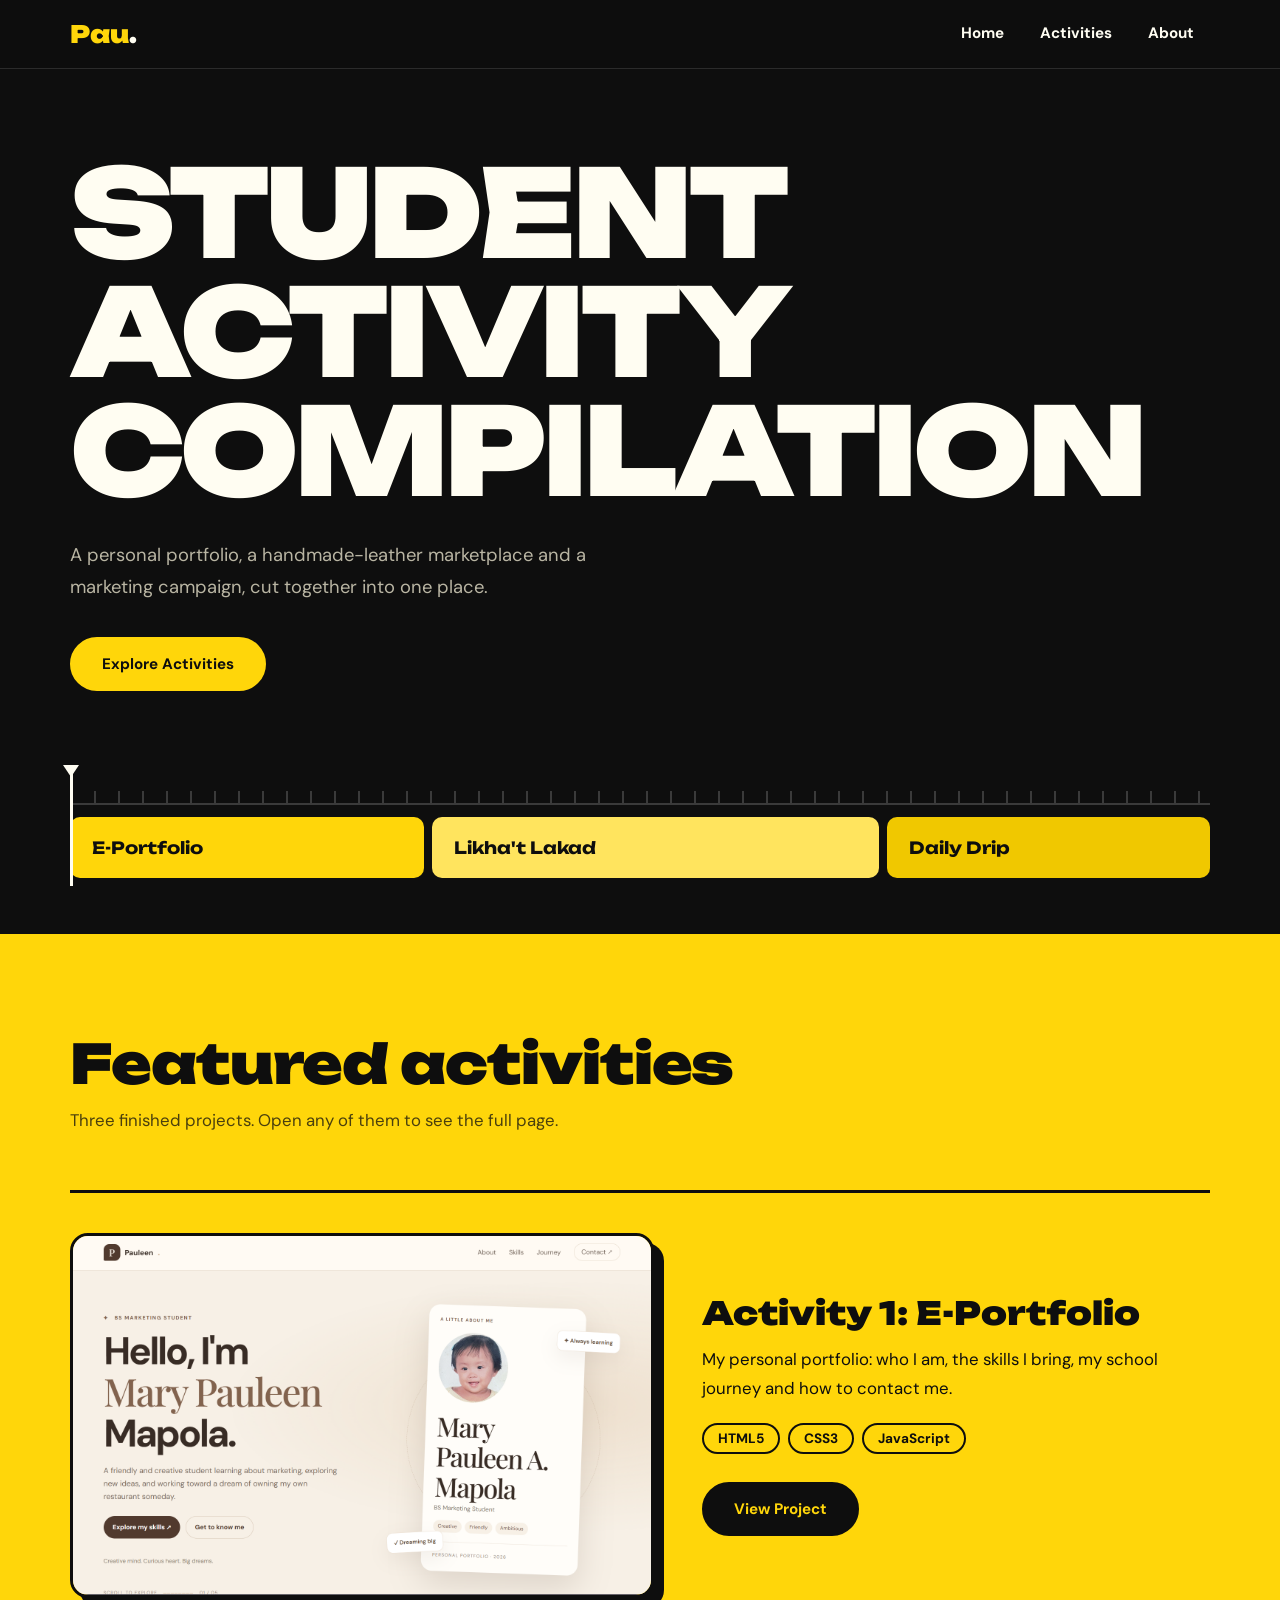
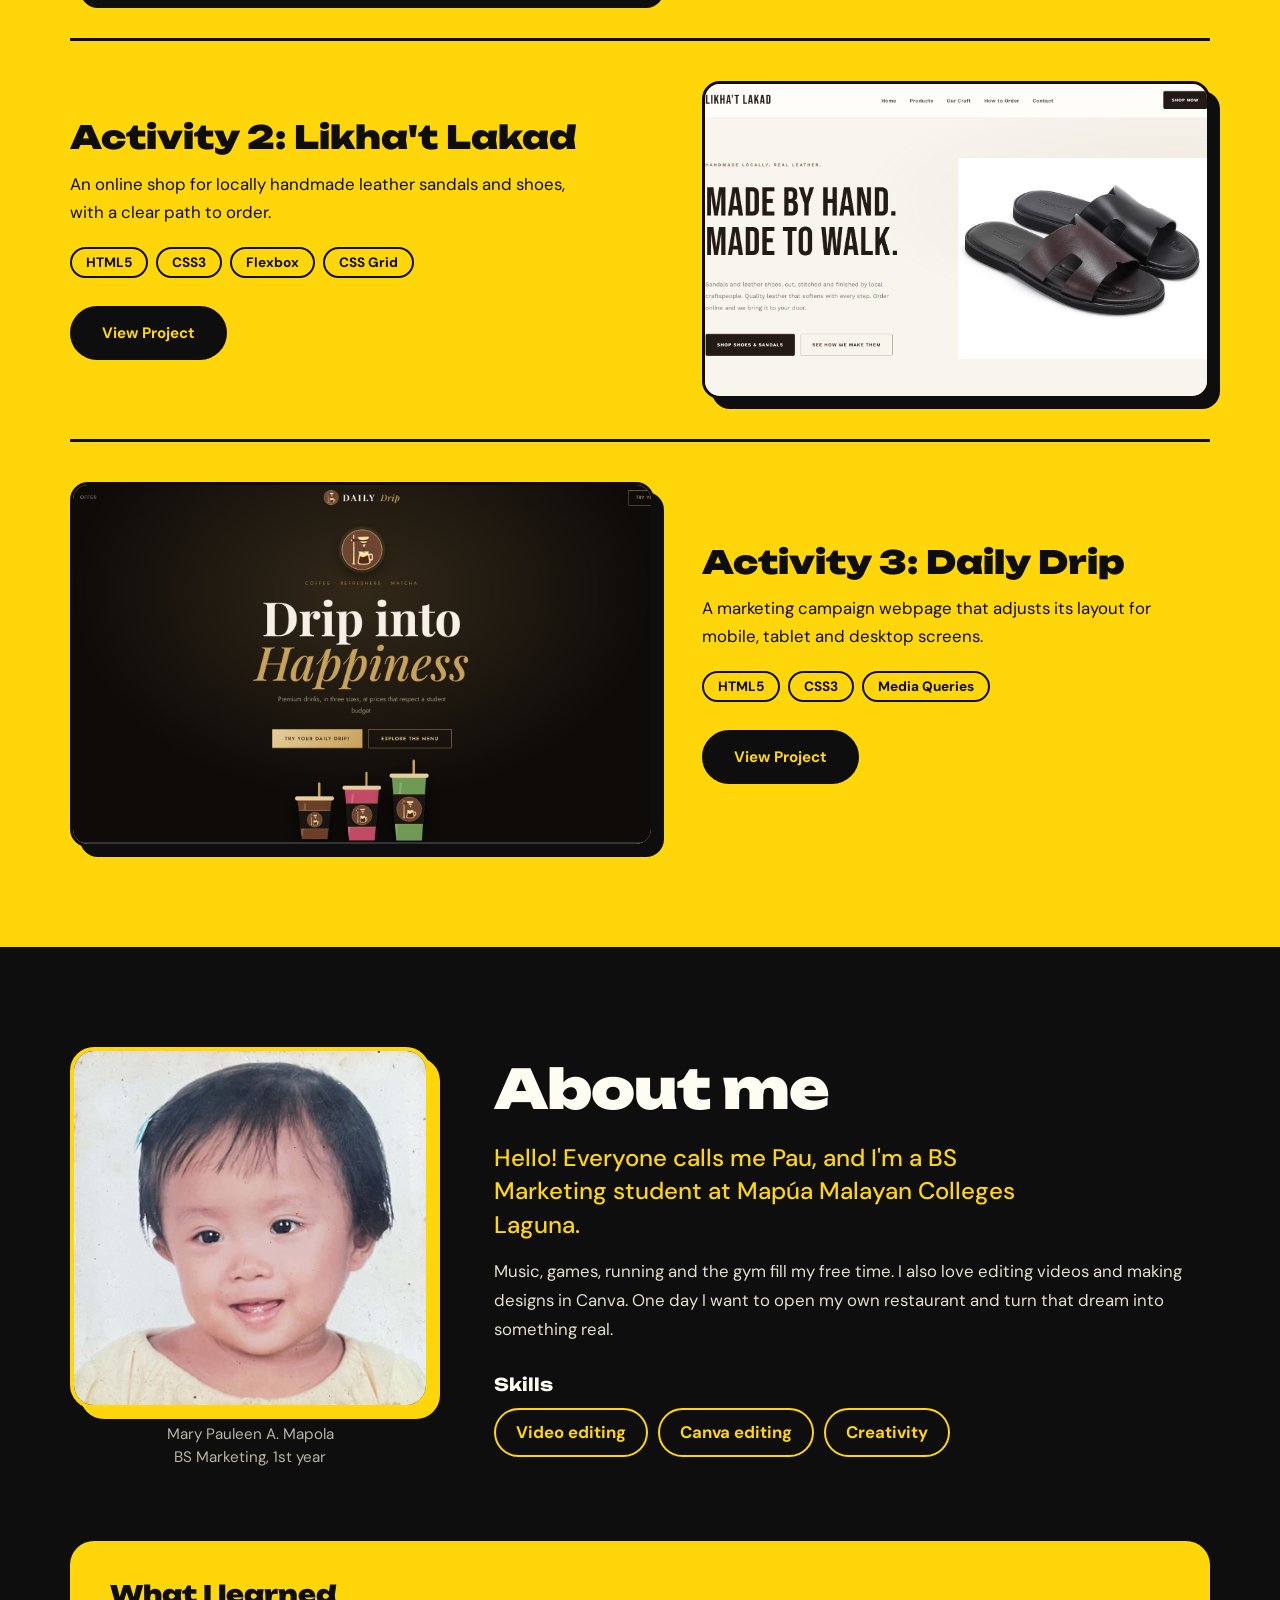
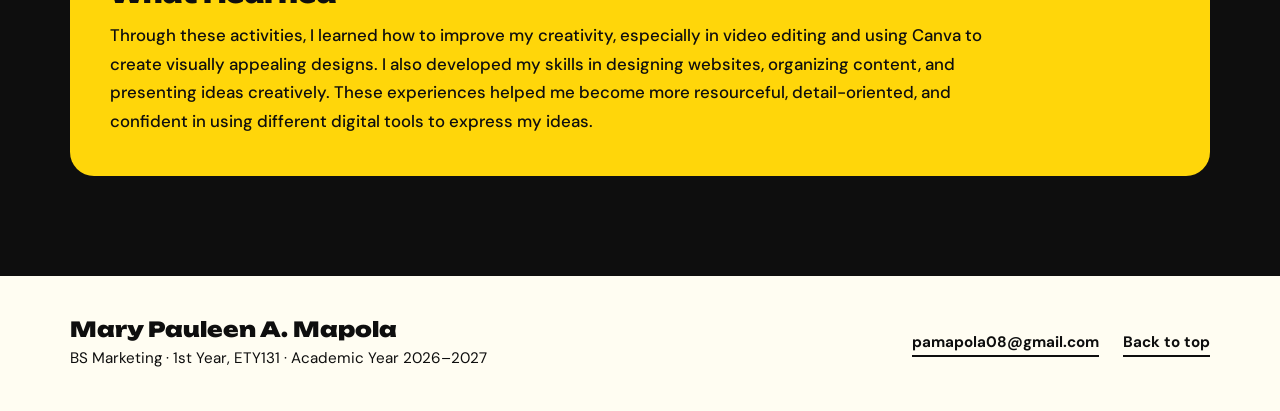
<file: index.html>
<!DOCTYPE html>
<html lang="en">
<head>
  <meta charset="UTF-8">
  <meta name="viewport" content="width=device-width, initial-scale=1.0">
  <meta name="description" content="Student Activity Compilation by Mary Pauleen A. Mapola: a personal portfolio, the Likha't Lakad marketplace, and the Daily Drip marketing campaign.">
  <title>Student Activity Compilation | Mary Pauleen A. Mapola</title>
  <link rel="preconnect" href="https://fonts.googleapis.com">
  <link rel="preconnect" href="https://fonts.gstatic.com" crossorigin>
  <link href="https://fonts.googleapis.com/css2?family=DM+Sans:wght@400;500;700&family=Unbounded:wght@500;700;900&display=swap" rel="stylesheet">
  <link rel="stylesheet" href="style.css">
</head>
<body>

  <header class="site-header">
    <nav class="navbar container" aria-label="Main navigation">
      <a class="brand" href="#home">Pau<span>.</span></a>
      <ul class="nav-links">
        <li><a href="#home">Home</a></li>
        <li><a href="#activities">Activities</a></li>
        <li><a href="#about">About</a></li>
      </ul>
    </nav>
  </header>

  <main>
    <section class="hero" id="home">
      <div class="container">
        <h1>Student<br>Activity<br>Compilation</h1>
        <p class="hero-subtitle">A personal portfolio, a handmade-leather marketplace and a marketing campaign, cut together into one place.</p>
        <a class="button" href="#activities">Explore Activities</a>

        <nav class="timeline" aria-label="Jump to a project">
          <div class="ruler" aria-hidden="true"></div>
          <div class="track">
            <a class="clip" href="#activity-portfolio">E-Portfolio</a>
            <a class="clip" href="#activity-marketplace">Likha't Lakad</a>
            <a class="clip" href="#activity-campaign">Daily Drip</a>
          </div>
        </nav>
      </div>
    </section>

    <section class="section activities" id="activities">
      <div class="container">
        <h2>Featured activities</h2>
        <p class="section-intro">Three finished projects. Open any of them to see the full page.</p>

        <article class="project" id="activity-portfolio">
          <img src="portfolio.png" alt="Screenshot of the E-Portfolio homepage showing the name Mary Pauleen Mapola and her profile card">
          <div class="project-info">
            <h3>Activity 1: E-Portfolio</h3>
            <p>My personal portfolio: who I am, the skills I bring, my school journey and how to contact me.</p>
            <ul class="tech" aria-label="Technologies used">
              <li>HTML5</li><li>CSS3</li><li>JavaScript</li>
            </ul>
            <a class="button" href="portfolio/">View Project</a>
          </div>
        </article>

        <article class="project" id="activity-marketplace">
          <img src="marketplace.png" alt="Screenshot of the Likha't Lakad marketplace showing handmade leather shoes and sandals">
          <div class="project-info">
            <h3>Activity 2: Likha't Lakad</h3>
            <p>An online shop for locally handmade leather sandals and shoes, with a clear path to order.</p>
            <ul class="tech" aria-label="Technologies used">
              <li>HTML5</li><li>CSS3</li><li>Flexbox</li><li>CSS Grid</li>
            </ul>
            <a class="button" href="marketplace/">View Project</a>
          </div>
        </article>

        <article class="project" id="activity-campaign">
          <img src="campaign.png" alt="Screenshot of the Daily Drip marketing campaign webpage">
          <div class="project-info">
            <h3>Activity 3: Daily Drip</h3>
            <p>A marketing campaign webpage that adjusts its layout for mobile, tablet and desktop screens.</p>
            <ul class="tech" aria-label="Technologies used">
              <li>HTML5</li><li>CSS3</li><li>Media Queries</li>
            </ul>
<a class="button" href="https://kevinulatan17.github.io/MarketingCampaign/" target="_blank" rel="noopener noreferrer">View Project</a>        </article>
      </div>
    </section>

    <section class="section about" id="about">
      <div class="container">
        <div class="about-grid">
          <figure class="profile">
            <img src="profile.jpg" alt="Photo of Mary Pauleen A. Mapola">
            <figcaption>Mary Pauleen A. Mapola<br>BS Marketing, 1st year</figcaption>
          </figure>

          <div class="about-text">
            <h2>About me</h2>
            <p class="lead">Hello! Everyone calls me Pau, and I'm a BS Marketing student at Mapúa Malayan Colleges Laguna.</p>
            <p>Music, games, running and the gym fill my free time. I also love editing videos and making designs in Canva. One day I want to open my own restaurant and turn that dream into something real.</p>

            <h3>Skills</h3>
            <ul class="skills">
              <li>Video editing</li>
              <li>Canva editing</li>
              <li>Creativity</li>
            </ul>
          </div>
        </div>

        <div class="learned">
          <h3>What I learned</h3>
          <p>Through these activities, I learned how to improve my creativity, especially in video editing and using Canva to create visually appealing designs. I also developed my skills in designing websites, organizing content, and presenting ideas creatively. These experiences helped me become more resourceful, detail-oriented, and confident in using different digital tools to express my ideas.</p>
        </div>
      </div>
    </section>
  </main>

  <footer class="site-footer">
    <div class="container footer-inner">
      <div>
        <p class="footer-name">Mary Pauleen A. Mapola</p>
        <p>BS Marketing &middot; 1st Year, ETY131 &middot; Academic Year 2026&ndash;2027</p>
      </div>
      <div class="footer-links">
        <a href="mailto:pamapola08@gmail.com">pamapola08@gmail.com</a>
        <a href="#home">Back to top</a>
      </div>
    </div>
  </footer>

</body>
</html>
</file>
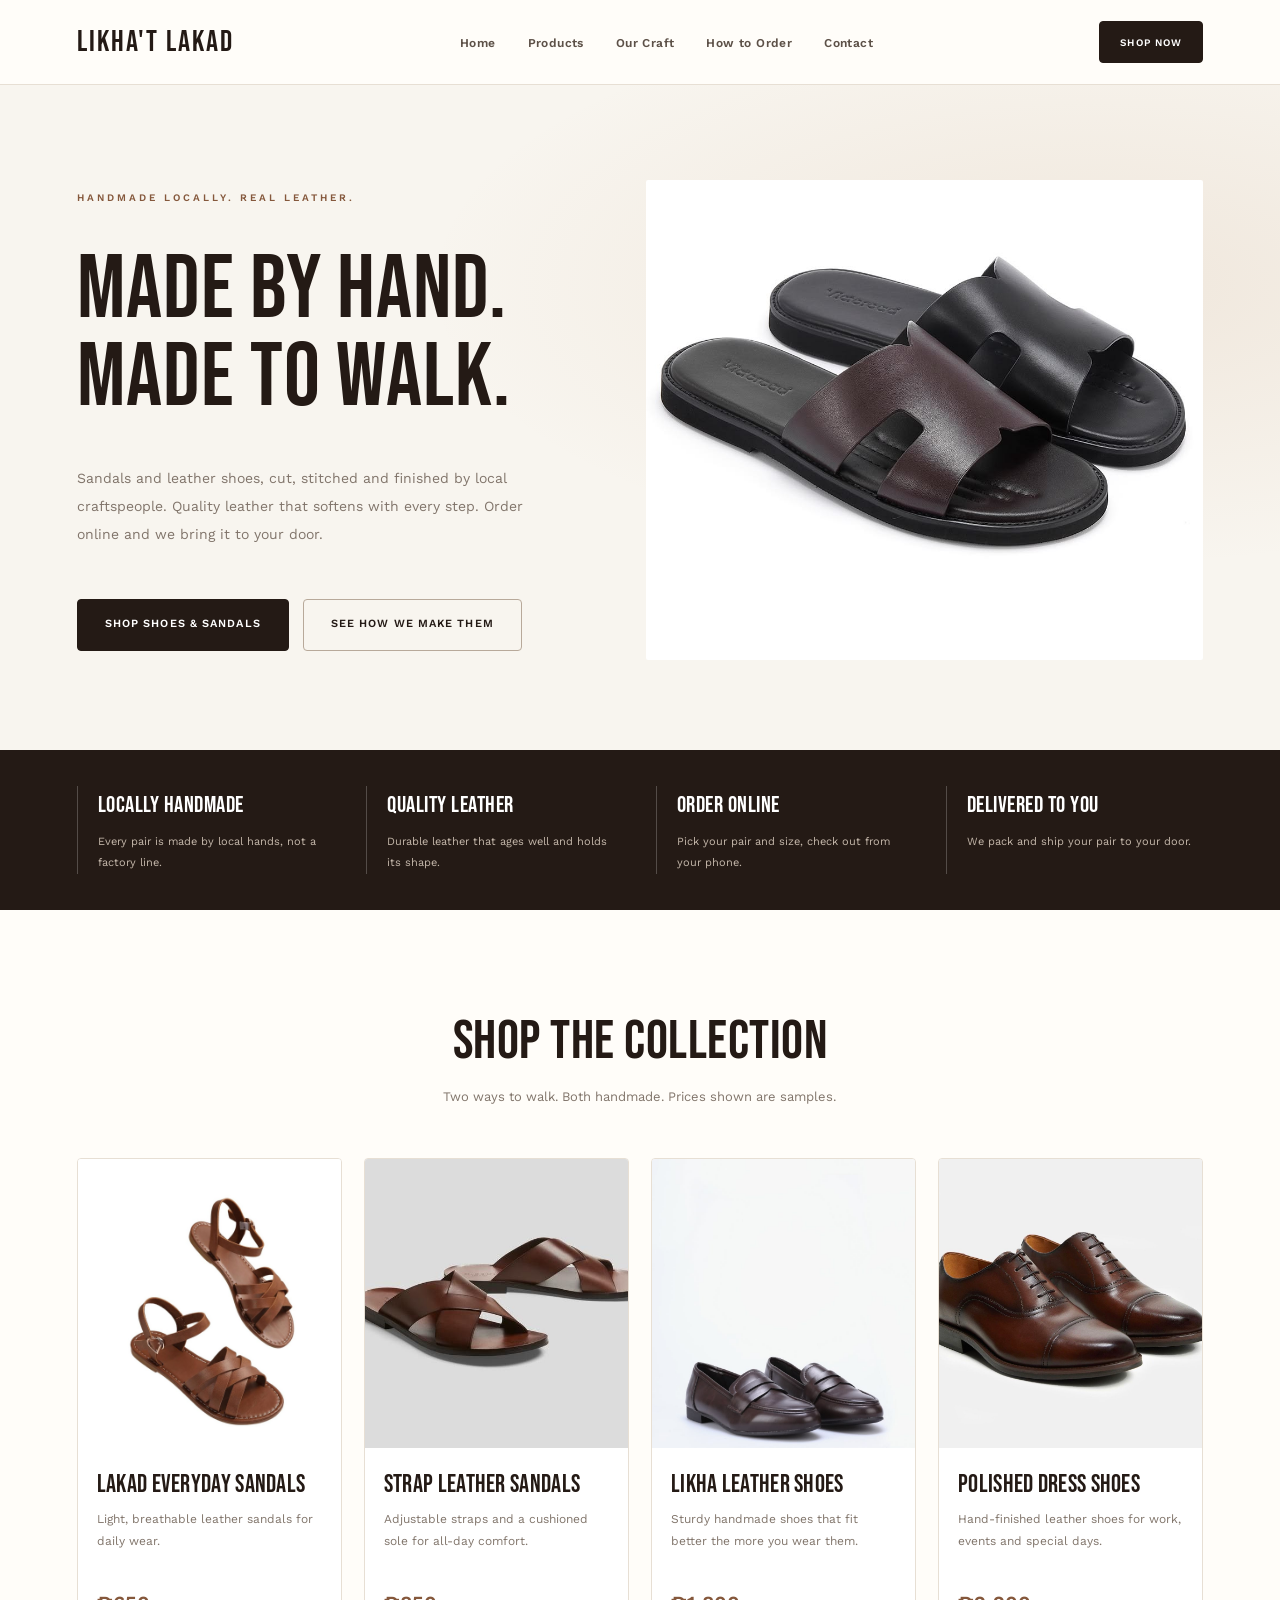
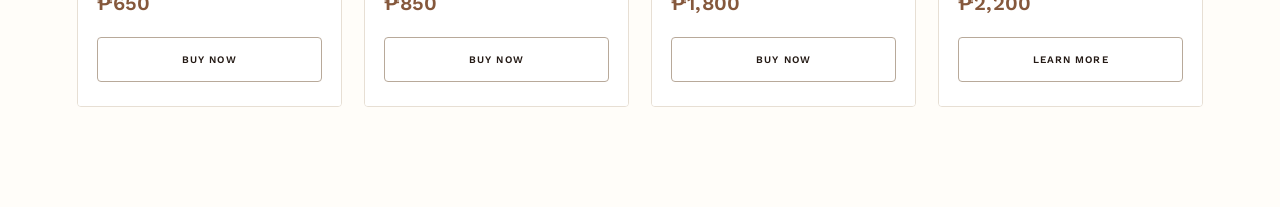
<file: marketplace/index.html>
<!DOCTYPE html>
<html lang="en">
<head>
  <meta charset="UTF-8">
  <meta name="viewport" content="width=device-width, initial-scale=1">
  <title>Likha't Lakad | Handmade Leather Shoes and Sandals</title>
  <meta name="description" content="Locally handmade sandals and quality leather shoes. Order online from Likha't Lakad.">
  <link rel="preconnect" href="https://fonts.googleapis.com">
  <link rel="preconnect" href="https://fonts.gstatic.com" crossorigin>
  <link href="https://fonts.googleapis.com/css2?family=Bebas+Neue&family=Work+Sans:wght@400;500;600&display=swap" rel="stylesheet">
  <link rel="stylesheet" href="style.css">
</head>
<body>

  <header class="site-header">
    <div class="container header-inner">
      <a href="#home" class="logo">LIKHA'T LAKAD</a>
      <nav aria-label="Main navigation">
        <ul class="nav-list">
          <li><a href="#home">Home</a></li>
          <li><a href="#products">Products</a></li>
          <li><a href="#craft">Our Craft</a></li>
          <li><a href="#order">How to Order</a></li>
          <li><a href="#contact">Contact</a></li>
        </ul>
      </nav>
      <a href="#products" class="btn btn-small">Shop now</a>
    </div>
  </header>

  <main>
    <section id="home" class="hero">
      <div class="container">
        <p class="kicker">Handmade locally. Real leather.</p>
        <h1>Made by hand.<br>Made to walk.</h1>
        <p class="hero-copy">Sandals and leather shoes, cut, stitched and finished by local craftspeople. Quality leather that softens with every step. Order online and we bring it to your door.</p>
        <div class="btn-row">
          <a href="#products" class="btn">Shop shoes &amp; sandals</a>
          <a href="#craft" class="btn btn-outline">See how we make them</a>
        </div>
        <img class="hero-img" src="dark brown slippers.jpg" alt="Placeholder photo of a handmade leather shoe by Likha't Lakad">
      </div>
    </section>

    <section class="trust" aria-label="Why choose us">
      <div class="container trust-grid">
        <div><h2>Locally handmade</h2><p>Every pair is made by local hands, not a factory line.</p></div>
        <div><h2>Quality leather</h2><p>Durable leather that ages well and holds its shape.</p></div>
        <div><h2>Order online</h2><p>Pick your pair and size, check out from your phone.</p></div>
        <div><h2>Delivered to you</h2><p>We pack and ship your pair to your door.</p></div>
      </div>
    </section>

    <section id="products" class="section">
      <div class="container">
        <h2 class="section-title">Shop the collection</h2>
        <p class="section-intro">Two ways to walk. Both handmade. Prices shown are samples.</p>

        <div class="product-grid">
          <article class="card">
            <img src="brown sandals.jpg" alt="Tan handmade leather sandals">
            <div class="card-body">
              <h3>Lakad Everyday Sandals</h3>
              <p>Light, breathable leather sandals for daily wear.</p>
              <p class="price">₱650</p>
              <a href="#" class="btn btn-outline">Buy Now</a>
            </div>
          </article>

          <article class="card">
            <img src="dark brown sandals.jpg" alt="Brown strapped leather sandals">
            <div class="card-body">
              <h3>Strap Leather Sandals</h3>
              <p>Adjustable straps and a cushioned sole for all-day comfort.</p>
              <p class="price">₱850</p>
              <a href="#" class="btn btn-outline">Buy Now</a>
            </div>
          </article>

          <article class="card">
            <img src="dark brown closed.jpg" alt="Dark brown handmade leather shoes">
            <div class="card-body">
              <h3>Likha Leather Shoes</h3>
              <p>Sturdy handmade shoes that fit better the more you wear them.</p>
              <p class="price">₱1,800</p>
              <a href="#" class="btn btn-outline">Buy Now</a>
            </div>
          </article>

          <article class="card">
            <img src="brown closed.jpg" alt="Polished leather dress shoes">
            <div class="card-body">
              <h3>Polished Dress Shoes</h3>
              <p>Hand-finished leather shoes for work, events and special days.</p>
              <p class="price">₱2,200</p>
              <a href="#" class="btn btn-outline">Learn More</a>
            </div>
          </article>
        </div>
      </div>
</file>
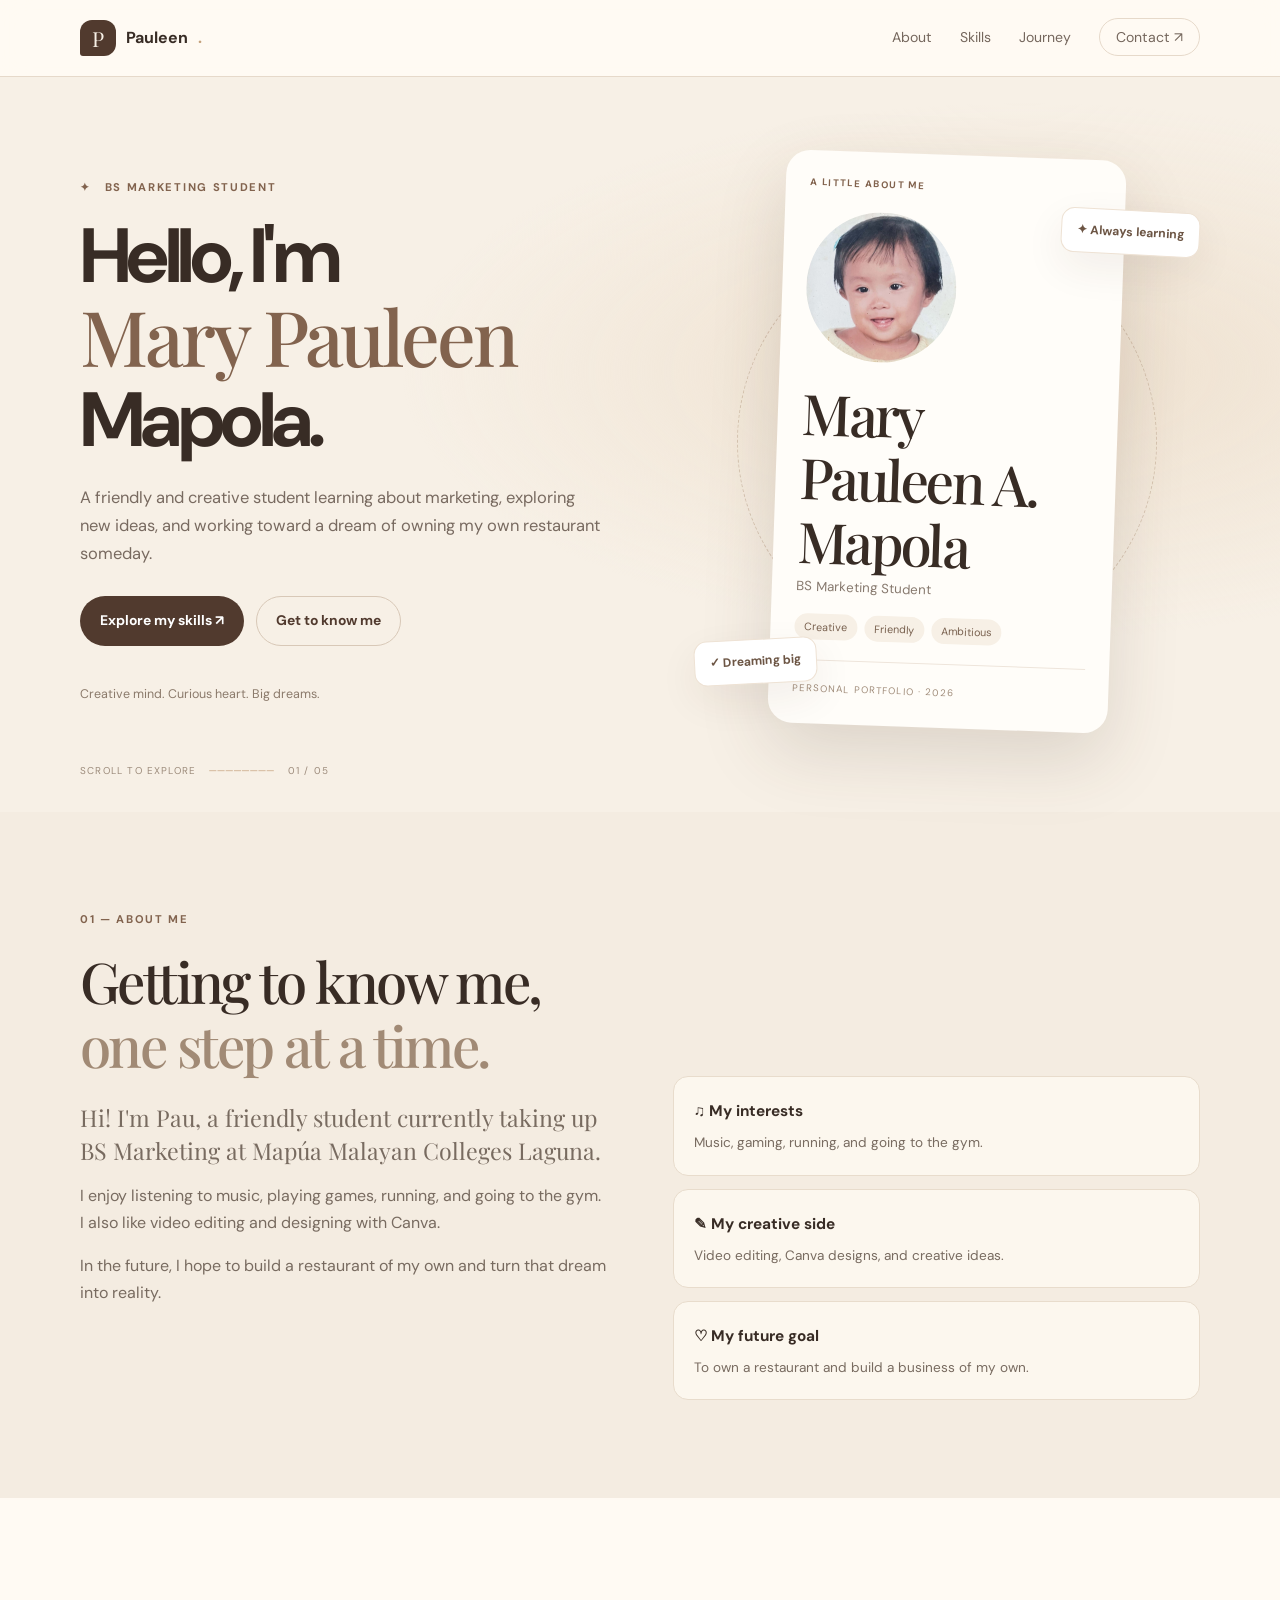
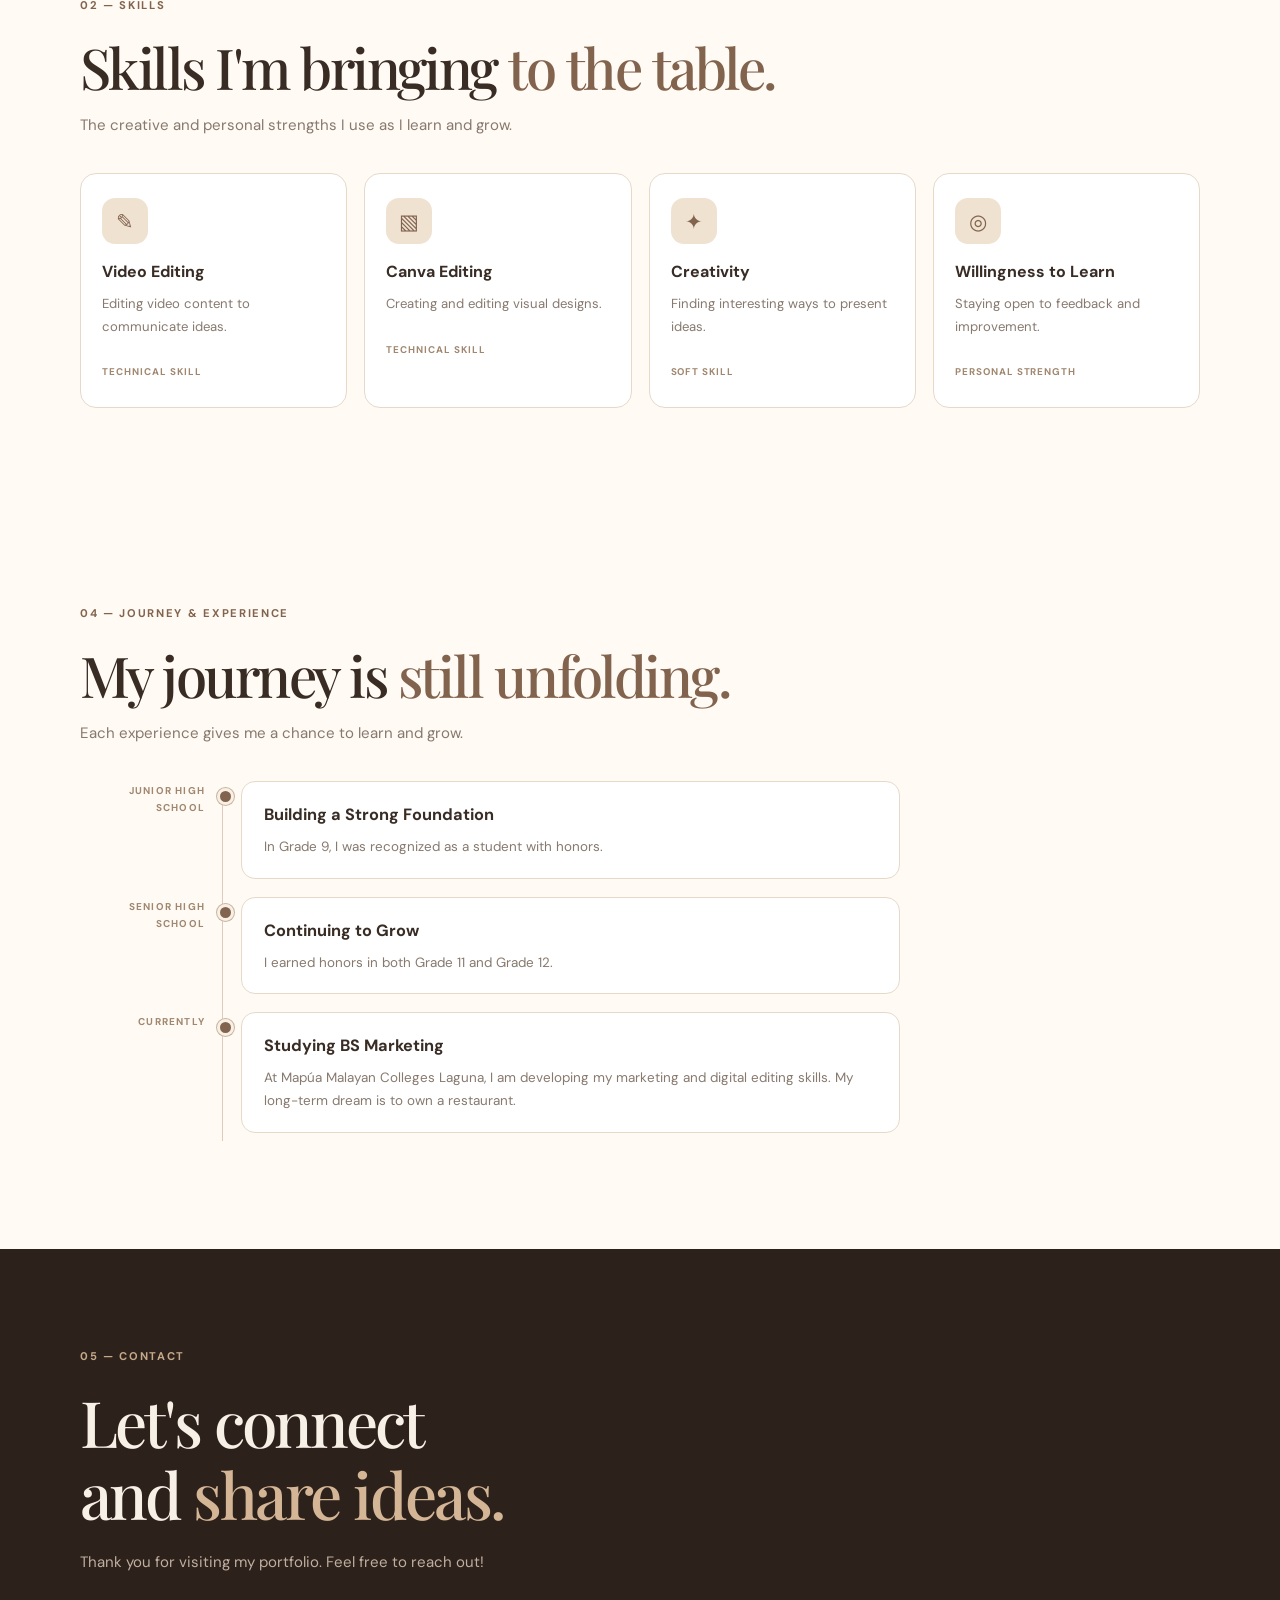
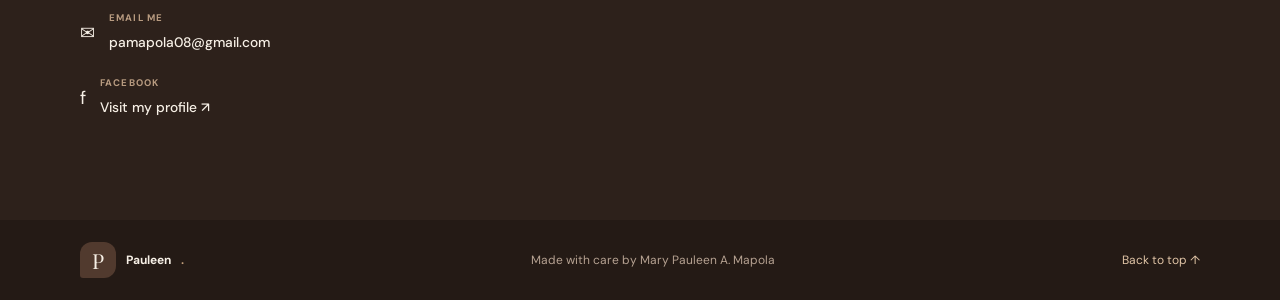
<file: portfolio/index.html>
<!DOCTYPE html>
<html lang="en">
<head>
  <meta charset="UTF-8">
  <meta name="viewport" content="width=device-width, initial-scale=1.0">
  <meta name="description" content="Mary Pauleen A. Mapola's personal portfolio">
  <title>Mary Pauleen A. Mapola | Portfolio</title>
  <link rel="preconnect" href="https://fonts.googleapis.com">
  <link rel="preconnect" href="https://fonts.gstatic.com" crossorigin>
  <link href="https://fonts.googleapis.com/css2?family=DM+Sans:wght@400;500;600;700&family=Playfair+Display:wght@500;600;700&display=swap" rel="stylesheet">
  <link rel="stylesheet" href="style.css">
</head>
<body>
<header class="site-header"><nav class="navbar container">
  <a class="brand" href="#home"><span class="brand-mark">P</span> Pauleen<span class="dot">.</span></a>
  <button class="menu-toggle" id="menuToggle" aria-label="Toggle navigation" aria-expanded="false">☰</button>
  <ul class="nav-links" id="navLinks">
    <li><a href="#about">About</a></li><li><a href="#skills">Skills</a></li>
    <li><a href="#journey">Journey</a></li><li><a class="nav-contact" href="#contact">Contact ↗</a></li>
  </ul>
</nav></header>
<main>
<section class="hero section" id="home"><div class="container hero-grid"><div>
  <p class="eyebrow">✦ &nbsp; BS MARKETING STUDENT</p>
  <h1>Hello, I'm<br><span class="serif accent">Mary Pauleen</span><br>Mapola.</h1>
  <p class="hero-description">A friendly and creative student learning about marketing, exploring new ideas, and working toward a dream of owning my own restaurant someday.</p>
  <div class="actions"><a class="button primary" href="#skills">Explore my skills ↗</a><a class="button secondary" href="#about">Get to know me</a></div>
  <p class="hero-note">Creative mind. Curious heart. Big dreams.</p>
</div><div class="hero-visual"><div class="orbit"></div><div class="profile-card">
  <p class="eyebrow">A LITTLE ABOUT ME</p>
  <!-- Put your photo in the same folder as this HTML file and name it my-picture.jpg -->
  <img class="avatar" src="mary.jpg" alt="Photo of Mary Pauleen A. Mapola" style="width:150px;height:150px;object-fit:cover;border-radius:50%;">
  <h2>Mary Pauleen A. Mapola</h2><p class="muted">BS Marketing Student</p>
  <div class="tags"><span>Creative</span><span>Friendly</span><span>Ambitious</span></div><hr><small>PERSONAL PORTFOLIO · 2026</small>
</div><span class="float float-one">✦ Always learning</span><span class="float float-two">✓ Dreaming big</span></div></div>
<div class="container hero-bottom">SCROLL TO EXPLORE <span>────────</span> 01 / 05</div></section>
<section class="section soft" id="about"><div class="container"><p class="eyebrow">01 — ABOUT ME</p><h2>Getting to know me,<br><span class="muted-heading">one step at a time.</span></h2><div class="two-col">
  <div><p class="lead">Hi! I'm Pau, a friendly student currently taking up BS Marketing at Mapúa Malayan Colleges Laguna.</p><p>I enjoy listening to music, playing games, running, and going to the gym. I also like video editing and designing with Canva.</p><p>In the future, I hope to build a restaurant of my own and turn that dream into reality.</p></div>
  <div class="fact-list"><article><b>♫ My interests</b><p>Music, gaming, running, and going to the gym.</p></article><article><b>✎ My creative side</b><p>Video editing, Canva designs, and creative ideas.</p></article><article><b>♡ My future goal</b><p>To own a restaurant and build a business of my own.</p></article></div>
</div></div></section>
<section class="section" id="skills"><div class="container"><p class="eyebrow">02 — SKILLS</p><h2>Skills I'm bringing <span class="serif accent">to the table.</span></h2><p class="muted intro">The creative and personal strengths I use as I learn and grow.</p><div class="cards four">
  <article><div class="skill-icon">✎</div><h3>Video Editing</h3><p>Editing video content to communicate ideas.</p><small>TECHNICAL SKILL</small></article>
  <article><div class="skill-icon">▧</div><h3>Canva Editing</h3><p>Creating and editing visual designs.</p><small>TECHNICAL SKILL</small></article>
  <article><div class="skill-icon">✦</div><h3>Creativity</h3><p>Finding interesting ways to present ideas.</p><small>SOFT SKILL</small></article>
  <article><div class="skill-icon">◎</div><h3>Willingness to Learn</h3><p>Staying open to feedback and improvement.</p><small>PERSONAL STRENGTH</small></article>
</div></div></section>
<section class="section" id="journey"><div class="container"><p class="eyebrow">04 — JOURNEY & EXPERIENCE</p><h2>My journey is <span class="serif accent">still unfolding.</span></h2><p class="muted intro">Each experience gives me a chance to learn and grow.</p><div class="timeline">
  <article><small>JUNIOR HIGH SCHOOL</small><div><h3>Building a Strong Foundation</h3><p>In Grade 9, I was recognized as a student with honors.</p></div></article>
  <article><small>SENIOR HIGH SCHOOL</small><div><h3>Continuing to Grow</h3><p>I earned honors in both Grade 11 and Grade 12.</p></div></article>
  <article><small>CURRENTLY</small><div><h3>Studying BS Marketing</h3><p>At Mapúa Malayan Colleges Laguna, I am developing my marketing and digital editing skills. My long-term dream is to own a restaurant.</p></div></article>
</div></div></section>
<section class="section dark" id="contact"><div class="container contact-grid"><div><p class="eyebrow">05 — CONTACT</p><h2>Let's connect<br>and <span class="serif accent">share ideas.</span></h2><p class="muted-light intro">Thank you for visiting my portfolio. Feel free to reach out!</p>
  <a class="contact-link" href="mailto:pamapola08@gmail.com">✉ <span><small>EMAIL ME</small><b>pamapola08@gmail.com</b></span></a>
  <a class="contact-link" href="https://www.facebook.com/share/1DzJ5M6E2g/?mibextid=wwXIfr" target="_blank" rel="noopener noreferrer">f <span><small>FACEBOOK</small><b>Visit my profile ↗</b></span></a>
</div></div></section>
</main>
<footer><div class="container footer-inner"><a class="brand" href="#home"><span class="brand-mark">P</span> Pauleen<span class="dot">.</span></a><p>Made with care by Mary Pauleen A. Mapola</p><a href="#home">Back to top ↑</a></div></footer>
<script src="script.js"></script>
</body>
</html>
</file>
<file: style.css>
/* ===== Variables ===== */
:root {
  --yellow: #ffd60a;
  --black: #0e0e0e;
  --ink: #1a1a1a;
  --white: #fffdf2;
  --grey: #b9b5a3;
  --font-display: "Unbounded", system-ui, sans-serif;
  --font-body: "DM Sans", system-ui, sans-serif;
}

/* ===== Base ===== */
* { box-sizing: border-box; margin: 0; padding: 0; }
html { scroll-behavior: smooth; scroll-padding-top: 84px; }
body {
  background: var(--black);
  color: var(--white);
  font: 400 1.05rem/1.7 var(--font-body);
  overflow-x: hidden;
}
img { display: block; max-width: 100%; height: auto; }
a { color: inherit; text-decoration: none; }
ul { list-style: none; }
.container { width: min(1140px, calc(100% - 40px)); margin-inline: auto; }
a:focus-visible { outline: 3px solid var(--white); outline-offset: 3px; }

h1, h2, h3 { font-family: var(--font-display); line-height: 1.1; }
h2 { font-size: clamp(2rem, 5vw, 3.4rem); font-weight: 900; letter-spacing: -.02em; }
h3 { font-size: 1.3rem; font-weight: 700; }

/* ===== Header ===== */
.site-header {
  position: sticky; top: 0; z-index: 10;
  background: rgba(14, 14, 14, .92);
  backdrop-filter: blur(10px);
  border-bottom: 1px solid #2b2b2b;
}
.navbar { min-height: 68px; display: flex; flex-wrap: wrap; align-items: center; justify-content: space-between; gap: 6px 24px; }
.brand { font: 900 1.5rem var(--font-display); color: var(--yellow); }
.brand span { color: var(--white); }
.nav-links { display: flex; gap: 4px; }
.nav-links a { display: block; padding: 8px 16px; font-weight: 700; font-size: .95rem; border-radius: 99px; transition: background .2s, color .2s; }
.nav-links a:hover { background: var(--yellow); color: var(--black); }

/* ===== Buttons ===== */
.button {
  display: inline-block; padding: 15px 30px;
  background: var(--yellow); color: var(--black);
  border-radius: 99px; border: 2px solid var(--yellow);
  font: 700 .95rem var(--font-body);
  transition: background .2s, color .2s, transform .2s;
}
.button:hover { background: transparent; color: var(--yellow); transform: translateY(-2px); }

/* ===== Hero ===== */
.hero { padding: 84px 0 0; }
.hero h1 {
  font-size: clamp(2.6rem, 9.5vw, 7.6rem);
  font-weight: 900; letter-spacing: -.04em; line-height: .98;
  text-transform: uppercase;
}
.hero-subtitle { max-width: 520px; margin: 30px 0 34px; color: var(--grey); font-size: 1.15rem; }

/* video-editor timeline */
.timeline { position: relative; margin-top: 88px; padding-bottom: 56px; }
.ruler {
  height: 26px;
  border-bottom: 2px solid #3a3a3a;
  background: repeating-linear-gradient(to right, #3a3a3a 0 2px, transparent 2px 24px) bottom / 100% 12px no-repeat;
}
.track { position: relative; display: flex; gap: 8px; padding-top: 12px; }
.track::before { /* playhead */
  content: ""; position: absolute; left: 0; top: -38px; bottom: -8px; width: 3px;
  background: var(--white);
}
.track::after {
  content: ""; position: absolute; left: -7px; top: -40px;
  border: 8.5px solid transparent; border-top: 12px solid var(--white); border-bottom: 0;
}
.clip {
  flex: 1; padding: 20px 22px;
  background: var(--yellow); color: var(--black);
  font: 700 clamp(.85rem, 1.6vw, 1.05rem) var(--font-display);
  border-radius: 10px; white-space: nowrap; overflow: hidden; text-overflow: ellipsis;
  transition: transform .2s, background .2s;
}
.clip:nth-child(2) { flex: 1.3; background: #ffe45e; }
.clip:nth-child(3) { flex: .9; background: #f0c800; }
.clip:hover { transform: translateY(-4px); background: var(--white); }

/* ===== Sections ===== */
.section { padding: 100px 0; }
.section-intro { margin: 12px 0 56px; color: inherit; opacity: .75; }

/* ===== Activities ===== */
.activities { background: var(--yellow); color: var(--black); }
.project {
  display: grid; grid-template-columns: 1.15fr 1fr;
  gap: 48px; align-items: center;
  padding-block: 40px;
  border-top: 3px solid var(--black);
}
.project:last-child { padding-bottom: 0; }
.project img {
  width: 100%; aspect-ratio: 16 / 10; object-fit: cover;
  border: 3px solid var(--black); border-radius: 18px;
  box-shadow: 10px 10px 0 var(--black);
  background: var(--white);
}
.project:nth-of-type(even) img { order: 2; }
.project-info h3 { font-size: clamp(1.4rem, 2.6vw, 2rem); font-weight: 900; margin-bottom: 14px; }
.project-info p { max-width: 42ch; font-size: 1.05rem; }
.tech { display: flex; flex-wrap: wrap; gap: 8px; margin: 20px 0 28px; }
.tech li { border: 2px solid var(--black); border-radius: 99px; padding: 2px 14px; font-size: .85rem; font-weight: 700; }
.activities .button { background: var(--black); color: var(--yellow); border-color: var(--black); }
.activities .button:hover { background: transparent; color: var(--black); }
.activities a:focus-visible { outline-color: var(--black); }

/* ===== About ===== */
.about-grid { display: grid; grid-template-columns: 360px 1fr; gap: 64px; align-items: center; }
.profile { position: relative; }
.profile img {
  width: 100%; height: auto;             /* shows the whole photo, any shape */
  max-height: 520px; object-fit: contain;
  margin-inline: auto;
  border-radius: 24px;
  border: 4px solid var(--yellow); background: #222;
  box-shadow: 10px 10px 0 var(--yellow);
}
.profile figcaption { margin-top: 14px; color: var(--grey); font-size: .95rem; line-height: 1.5; text-align: center; }
.lead { margin: 22px 0 16px; font-size: 1.5rem; font-weight: 500; line-height: 1.4; max-width: 34ch; color: var(--yellow); }
.about-text p:not(.lead) { max-width: 58ch; color: #e3dfcb; }
.about-text h3 { margin: 32px 0 14px; font-size: 1.1rem; }
.skills { display: flex; flex-wrap: wrap; gap: 10px; }
.skills li { border: 2px solid var(--yellow); color: var(--yellow); border-radius: 99px; padding: 8px 20px; font-weight: 700; }
.learned { margin-top: 72px; padding: 40px; background: var(--yellow); color: var(--black); border-radius: 24px; }
.learned h3 { margin-bottom: 14px; font-size: 1.5rem; font-weight: 900; }
.learned p { max-width: 75ch; font-weight: 500; }

/* ===== Footer ===== */
.site-footer { background: var(--white); color: var(--black); padding: 40px 0; font-size: .95rem; }
.footer-inner { display: flex; flex-wrap: wrap; align-items: center; justify-content: space-between; gap: 18px 32px; }
.footer-name { font: 900 1.3rem var(--font-display); margin-bottom: 4px; }
.footer-links { display: flex; flex-wrap: wrap; gap: 8px 24px; }
.footer-links a { font-weight: 700; border-bottom: 2px solid var(--black); }
.footer-links a:hover { background: var(--yellow); }
.site-footer a:focus-visible { outline-color: var(--black); }

/* ===== Tablet ===== */
@media (max-width: 960px) {
  .project { gap: 32px; }
  .about-grid { grid-template-columns: 280px 1fr; gap: 40px; }
}

/* ===== Mobile ===== */
@media (max-width: 720px) {
  .navbar { justify-content: center; padding-block: 8px; }
  .nav-links a { padding: 6px 12px; }
  .hero { padding-top: 52px; }
  .timeline { margin-top: 56px; padding-bottom: 40px; }
  .track { flex-direction: column; padding-left: 14px; }
  .track::before { top: 12px; bottom: 0; }
  .track::after { display: none; }
  .clip, .clip:nth-child(n) { flex: none; }
  .section { padding: 68px 0; }
  .project { grid-template-columns: 1fr; gap: 28px; padding-block: 32px; }
  .project:nth-of-type(even) img { order: 0; }
  .project img { box-shadow: 6px 6px 0 var(--black); }
  .about-grid { grid-template-columns: 1fr; gap: 36px; }
  .profile { max-width: 300px; margin-inline: auto; }
  .lead { font-size: 1.3rem; }
  .learned { padding: 26px; margin-top: 52px; }
  .footer-inner { flex-direction: column; align-items: flex-start; }
}

@media (prefers-reduced-motion: reduce) {
  html { scroll-behavior: auto; }
  * { transition: none !important; }
}
</file>
<file: marketplace/style.css>
/* =========================================
   LIKHA'T LAKAD — PREMIUM E-COMMERCE STYLE
   ========================================= */

/* ---------- RESET & VARIABLES ---------- */

:root {
  --cream: #f8f5ef;
  --paper: #fffdf9;
  --dark: #241a15;
  --brown: #493126;
  --leather: #85583c;
  --caramel: #b78659;
  --muted: #81756b;
  --border: #e7dfd4;
  --white: #ffffff;

  --font-heading: 'Bebas Neue', sans-serif;
  --font-body: 'Work Sans', sans-serif;

  --container: 1200px;
  --radius: 4px;
  --transition: 0.3s ease;
}

* {
  margin: 0;
  padding: 0;
  box-sizing: border-box;
}

html {
  scroll-behavior: smooth;
  scroll-padding-top: 100px;
}

body {
  font-family: var(--font-body);
  background: var(--paper);
  color: var(--dark);
  line-height: 1.7;
  -webkit-font-smoothing: antialiased;
}

img {
  display: block;
  max-width: 100%;
}

a {
  color: inherit;
  text-decoration: none;
}

button,
input,
textarea,
select {
  font: inherit;
}

.container {
  width: min(var(--container), 88%);
  margin-inline: auto;
}

/* ---------- HEADER ---------- */

.site-header {
  position: sticky;
  top: 0;
  z-index: 1000;
  background: rgba(255, 253, 249, 0.96);
  border-bottom: 1px solid var(--border);
  backdrop-filter: blur(14px);
}

.header-inner {
  min-height: 84px;
  display: flex;
  align-items: center;
  justify-content: space-between;
  gap: 30px;
}

.logo {
  font-family: var(--font-heading);
  font-size: 30px;
  letter-spacing: 2px;
  color: var(--dark);
  white-space: nowrap;
  transition: color var(--transition);
}

.logo:hover {
  color: var(--leather);
}

.nav-list {
  display: flex;
  align-items: center;
  gap: 32px;
  list-style: none;
}

.nav-list a {
  position: relative;
  font-size: 12px;
  font-weight: 600;
  letter-spacing: 0.4px;
  color: #5d5148;
  transition: color var(--transition);
}

.nav-list a::after {
  content: "";
  position: absolute;
  bottom: -8px;
  left: 0;
  width: 0;
  height: 1px;
  background: var(--caramel);
  transition: width var(--transition);
}

.nav-list a:hover {
  color: var(--leather);
}

.nav-list a:hover::after {
  width: 100%;
}

/* ---------- BUTTONS ---------- */

.btn {
  display: inline-flex;
  align-items: center;
  justify-content: center;
  min-height: 52px;
  padding: 14px 27px;
  border: 1px solid var(--dark);
  border-radius: var(--radius);
  background: var(--dark);
  color: var(--white);
  font-size: 11px;
  font-weight: 600;
  letter-spacing: 1.1px;
  text-align: center;
  text-transform: uppercase;
  cursor: pointer;
  transition:
    background var(--transition),
    color var(--transition),
    border-color var(--transition),
    transform var(--transition);
}

.btn:hover {
  background: var(--leather);
  border-color: var(--leather);
  transform: translateY(-2px);
}

.btn-small {
  min-height: 42px;
  padding: 10px 20px;
  font-size: 10px;
}

.btn-outline {
  background: transparent;
  color: var(--dark);
  border-color: #b8a99a;
}

.btn-outline:hover {
  background: var(--dark);
  border-color: var(--dark);
  color: var(--white);
}

.btn-row {
  display: flex;
  flex-wrap: wrap;
  align-items: center;
  gap: 14px;
}

/* ---------- HERO SECTION ---------- */

.hero {
  position: relative;
  overflow: hidden;
  padding: 95px 0 90px;
  background:
    radial-gradient(
      ellipse at 85% 30%,
      rgba(183, 134, 89, 0.13),
      transparent 43%
    ),
    var(--cream);
}

.hero .container {
  display: grid;
  grid-template-columns: 0.95fr 1.05fr;
  grid-template-rows: auto auto auto auto;
  align-items: center;
  column-gap: 65px;
}

.kicker {
  grid-column: 1;
  grid-row: 1;
  margin-bottom: 22px;
  color: var(--leather);
  font-size: 10px;
  font-weight: 600;
  letter-spacing: 3px;
  text-transform: uppercase;
}

.hero h1 {
  grid-column: 1;
  grid-row: 2;
  margin-bottom: 22px;
  font-family: var(--font-heading);
  font-size: clamp(62px, 7vw, 96px);
  font-weight: 400;
  line-height: 0.98;
  letter-spacing: 1px;
  color: var(--dark);
}

.hero-copy {
  grid-column: 1;
  grid-row: 3;
  max-width: 470px;
  margin-bottom: 32px;
  color: var(--muted);
  font-size: 14px;
  line-height: 2;
}

.hero .btn-row {
  grid-column: 1;
  grid-row: 4;
}

.hero-img {
  grid-column: 2;
  grid-row: 1 / 5;
  width: 100%;
  height: 480px;
  object-fit: cover;
  object-position: center;
  background: #e9dfd2;
  border-radius: 2px;
}

/* ---------- TRUST STRIP ---------- */

.trust {
  padding: 36px 0;
  background: var(--dark);
  color: var(--white);
}

.trust-grid {
  display: grid;
  grid-template-columns: repeat(4, minmax(0, 1fr));
  gap: 32px;
}

.trust-grid > div {
  padding-left: 20px;
  border-left: 1px solid rgba(255, 255, 255, 0.22);
}

.trust-grid h2 {
  margin-bottom: 7px;
  font-family: var(--font-heading);
  font-size: 23px;
  font-weight: 400;
  letter-spacing: 0.5px;
}

.trust-grid p {
  color: #c5b8ab;
  font-size: 11px;
  line-height: 1.9;
}

/* ---------- GENERAL SECTIONS ---------- */

.section {
  padding: 100px 0;
}

.section-title {
  margin-bottom: 12px;
  font-family: var(--font-heading);
  font-size: clamp(38px, 5vw, 55px);
  font-weight: 400;
  line-height: 1.15;
  letter-spacing: 0.5px;
  text-align: center;
}

.section-intro {
  max-width: 560px;
  margin: 0 auto 48px;
  color: var(--muted);
  font-size: 13px;
  text-align: center;
  line-height: 1.9;
}

/* ---------- PRODUCT COLLECTION ---------- */

#products {
  background: var(--paper);
}

.product-grid {
  display: grid;
  grid-template-columns: repeat(4, minmax(0, 1fr));
  gap: 22px;
}

.card {
  min-width: 0;
  overflow: hidden;
  background: var(--white);
  border: 1px solid var(--border);
  border-radius: var(--radius);
  transition:
    transform var(--transition),
    box-shadow var(--transition),
    border-color var(--transition);
}

.card:hover {
  transform: translateY(-6px);
  border-color: #d5c3af;
  box-shadow: 0 16px 36px rgba(44, 29, 20, 0.09);
}

.card > img {
  width: 100%;
  aspect-ratio: 4 / 4.4;
  object-fit: cover;
  background: #eee6dc;
  transition: transform 0.55s ease;
}

.card:hover > img {
  transform: scale(1.035);
}

.card-body {
  position: relative;
  padding: 23px 19px 24px;
  background: var(--white);
}

.card h3 {
  margin-bottom: 9px;
  font-family: var(--font-heading);
  font-size: 25px;
  font-weight: 400;
  line-height: 1.15;
  letter-spacing: 0.3px;
}

.card-body > p:not(.price) {
  min-height: 62px;
  margin-bottom: 15px;
  color: var(--muted);
  font-size: 12px;
  line-height: 1.8;
}

.price {
  margin-bottom: 17px;
  color: var(--leather);
  font-size: 20px;
  font-weight: 600;
  letter-spacing: 0.2px;
}

.card .btn {
  width: 100%;
  min-height: 45px;
  padding: 12px 14px;
  font-size: 10px;
}

/* ---------- OUR CRAFT / ORDER / CONTACT ---------- */

#craft,
#order,
#contact {
  padding: 90px 0;
}

#craft {
  background: var(--cream);
}

#order {
  background: var(--paper);
}

#contact {
  background: var(--dark);
  color: var(--white);
}

#contact .section-title {
  color: var(--white);
}

#contact .section-intro {
  color: #c5b8ab;
}

/* General styling for content added to these sections */

#craft p,
#order p,
#contact p {
  font-size: 14px;
  line-height: 2;
}

#craft h3,
#order h3,
#contact h3 {
  margin-bottom: 12px;
  font-family: var(--font-heading);
  font-size: 28px;
  font-weight: 400;
}

#craft img {
  border-radius: var(--radius);
}

/* ---------- FORMS ---------- */

#contact form {
  display: grid;
  gap: 16px;
  max-width: 600px;
  margin: 30px auto 0;
}

#contact input,
#contact textarea,
#contact select {
  width: 100%;
  padding: 15px 17px;
  border: 1px solid #655449;
  border-radius: var(--radius);
  outline: none;
  background: #30231c;
  color: var(--white);
  font-size: 13px;
  transition: border-color var(--transition);
}

#contact input::placeholder,
#contact textarea::placeholder {
  color: #b6a69a;
}

#contact input:focus,
#contact textarea:focus,
#contact select:focus {
  border-color: var(--caramel);
}

#contact textarea {
  min-height: 140px;
  resize: vertical;
}

#contact .btn {
  justify-self: start;
}

/* ---------- FOOTER ---------- */

.site-footer,
footer {
  padding: 27px 0;
  background: #1a120e;
  color: #b7a89a;
  text-align: center;
}

.site-footer p,
footer p {
  font-size: 11px;
  letter-spacing: 0.3px;
}

/* ---------- SELECTION & FOCUS ---------- */

::selection {
  background: var(--caramel);
  color: var(--white);
}

a:focus-visible,
button:focus-visible,
input:focus-visible,
textarea:focus-visible,
select:focus-visible {
  outline: 2px solid var(--caramel);
  outline-offset: 4px;
}

/* ---------- TABLET ---------- */

@media (max-width: 1000px) {
  .header-inner {
    min-height: 76px;
    gap: 20px;
  }

  .logo {
    font-size: 26px;
  }

  .nav-list {
    gap: 18px;
  }

  .nav-list a {
    font-size: 11px;
  }

  .hero {
    padding: 75px 0;
  }

  .hero .container {
    column-gap: 35px;
  }

  .hero h1 {
    font-size: clamp(58px, 7vw, 78px);
  }

  .hero-img {
    height: 420px;
  }

  .product-grid {
    grid-template-columns: repeat(2, minmax(0, 1fr));
    gap: 24px;
  }

  .card > img {
    aspect-ratio: 5 / 4;
  }

  .card-body {
    padding: 23px;
  }

  .card-body > p:not(.price) {
    min-height: auto;
  }

  .trust-grid {
    grid-template-columns: repeat(2, minmax(0, 1fr));
    row-gap: 30px;
  }
}

/* ---------- MOBILE ---------- */

@media (max-width: 650px) {
  .container {
    width: 90%;
  }

  .header-inner {
    min-height: auto;
    padding-top: 18px;
    padding-bottom: 16px;
    display: flex;
    flex-wrap: wrap;
    justify-content: space-between;
    gap: 15px;
  }

  .logo {
    font-size: 25px;
  }

  .header-inner > .btn {
    min-height: 38px;
    padding: 9px 13px;
    font-size: 9px;
  }

  .header-inner nav {
    order: 3;
    width: 100%;
    overflow-x: auto;
    scrollbar-width: none;
  }

  .header-inner nav::-webkit-scrollbar {
    display: none;
  }

  .nav-list {
    width: max-content;
    gap: 24px;
    padding: 6px 0;
  }

  .nav-list a {
    font-size: 11px;
    white-space: nowrap;
  }

  .hero {
    padding: 50px 0 45px;
  }

  .hero .container {
    display: flex;
    flex-direction: column;
    align-items: flex-start;
    gap: 0;
  }

  .kicker {
    margin-bottom: 17px;
    font-size: 9px;
    letter-spacing: 2.3px;
  }

  .hero h1 {
    margin-bottom: 19px;
    font-size: clamp(60px, 14vw, 82px);
    line-height: 0.98;
  }

  .hero-copy {
    margin-bottom: 25px;
    font-size: 13px;
    line-height: 1.9;
  }

  .hero .btn-row {
    width: 100%;
    margin-bottom: 32px;
    flex-direction: column;
    align-items: stretch;
  }

  .hero .btn-row .btn {
    width: 100%;
  }

  .hero-img {
    width: 100%;
    height: auto;
    aspect-ratio: 4 / 3;
    object-fit: cover;
  }

  .trust {
    padding: 30px 0;
  }

  .trust-grid {
    gap: 25px 16px;
  }

  .trust-grid > div {
    padding-left: 13px;
  }

  .trust-grid h2 {
    font-size: 21px;
  }

  .trust-grid p {
    font-size: 11px;
  }

  .section {
    padding: 65px 0;
  }

  .section-title {
    font-size: 42px;
  }

  .section-intro {
    margin-bottom: 32px;
    font-size: 12px;
  }

  .product-grid {
    grid-template-columns: repeat(2, minmax(0, 1fr));
    gap: 13px;
  }

  .card > img {
    aspect-ratio: 1 / 1;
  }

  .card-body {
    padding: 15px 12px 16px;
  }

  .card h3 {
    font-size: 21px;
  }

  .card-body > p:not(.price) {
    font-size: 11px;
    line-height: 1.7;
  }

  .price {
    font-size: 18px;
  }

  .card .btn {
    min-height: 41px;
    padding: 10px 7px;
    font-size: 9px;
    letter-spacing: 0.6px;
  }

  #craft,
  #order,
  #contact {
    padding: 65px 0;
  }
}

/* ---------- SMALL PHONES ---------- */

@media (max-width: 380px) {
  .logo {
    font-size: 22px;
    letter-spacing: 1.2px;
  }

  .header-inner > .btn {
    padding-inline: 10px;
  }

  .nav-list {
    gap: 18px;
  }

  .product-grid {
    gap: 10px;
  }

  .card-body {
    padding: 12px 9px;
  }

  .card h3 {
    font-size: 19px;
  }

  .card .btn {
    font-size: 8px;
  }
}

/* ---------- REDUCED MOTION ---------- */

@media (prefers-reduced-motion: reduce) {
  *,
  *::before,
  *::after {
    scroll-behavior: auto !important;
    animation-duration: 0.01ms !important;
    transition-duration: 0.01ms !important;
  }
}
</file>
<file: portfolio/style.css>
:root{--cream:#f7f0e6;--cream2:#efe2d1;--paper:#fffaf3;--brown:#513a2e;--deep:#2d211b;--mid:#82634e;--tan:#c4a17c;--text:#382c25;--muted:#87796e;--line:#e6d9ca;--white:#fffdf9}
*{box-sizing:border-box;margin:0;padding:0}html{scroll-behavior:smooth;scroll-padding-top:85px}body{background:var(--paper);color:var(--text);font:16px/1.7 "DM Sans",sans-serif}a{color:inherit;text-decoration:none}button,input,textarea{font:inherit}.container{width:min(1120px,calc(100% - 44px));margin:auto}.site-header{position:sticky;top:0;z-index:10;background:#fffaf3ed;backdrop-filter:blur(14px);border-bottom:1px solid var(--line)}.navbar{min-height:76px;display:flex;align-items:center;justify-content:space-between}.brand{display:flex;align-items:center;gap:10px;font-weight:700}.brand-mark{display:grid;place-items:center;width:36px;height:36px;background:var(--brown);color:var(--cream);border-radius:12px 12px 12px 3px;font:1.3rem "Playfair Display",serif}.dot{color:var(--tan)}.nav-links{display:flex;align-items:center;gap:28px;list-style:none;font-size:.88rem;color:#75675d}.nav-links a:hover{color:var(--brown)}.nav-contact{border:1px solid var(--line);padding:9px 16px;border-radius:99px}.menu-toggle{display:none;border:0;background:none;font-size:1.5rem;color:var(--brown)}.section{padding:98px 0}.hero{padding:78px 0 32px;background:radial-gradient(ellipse at 80% 40%,#eee0ce,transparent 43%),var(--cream)}.hero-grid{display:grid;grid-template-columns:1.05fr .95fr;gap:55px;align-items:center}.eyebrow{font-size:.7rem;letter-spacing:.15em;font-weight:700;color:var(--mid);margin-bottom:20px}.hero h1{font-size:clamp(3.2rem,6vw,5.2rem);line-height:1.03;letter-spacing:-.06em}.serif{font-family:"Playfair Display",Georgia,serif;font-weight:500;letter-spacing:-.04em}.accent{color:var(--mid)}.hero-description{max-width:520px;color:#786a60;margin-top:24px;font-size:1.03rem}.actions{display:flex;gap:12px;flex-wrap:wrap;margin-top:28px}.button{display:inline-flex;align-items:center;justify-content:center;padding:12px 19px;border-radius:99px;border:1px solid transparent;font-size:.87rem;font-weight:700;cursor:pointer;transition:.2s}.button:hover{transform:translateY(-2px)}.primary{background:var(--brown);color:white}.primary:hover{background:#684c3b}.secondary{border-color:#d8c8b7;color:var(--brown)}.hero-note{margin-top:38px;color:#8b7a6b;font-size:.78rem}.hero-visual{min-height:460px;display:grid;place-items:center;position:relative}.orbit{position:absolute;width:420px;height:420px;border:1px dashed #bda48c88;border-radius:50%}.profile-card{position:relative;z-index:1;width:min(340px,85%);background:var(--white);border-radius:24px;padding:24px;box-shadow:0 28px 70px #4d352526;transform:rotate(2deg)}.profile-card .eyebrow{font-size:.6rem;margin:0}.avatar{height:205px;margin:20px 0;display:grid;place-items:center;border-radius:17px;background:linear-gradient(145deg,#dfc7ad,#b38e6c);color:#fff8ef;font:5rem "Playfair Display",serif;position:relative;overflow:hidden}.avatar:before,.avatar:after{content:"";position:absolute;border:1px solid #fff8ef88;border-radius:50%;width:210px;height:210px}.avatar:after{width:150px;height:150px}.profile-card h2{font-size:1.17rem;line-height:1.3}.muted{color:var(--muted)}.profile-card .muted{font-size:.83rem;margin-top:4px}.tags{display:flex;gap:7px;flex-wrap:wrap;margin-top:15px}.tags span{background:var(--cream);color:#78604e;border-radius:99px;padding:4px 10px;font-size:.67rem}.profile-card hr{border:0;border-top:1px solid #eee5db;margin:20px 0 12px}.profile-card small{font-size:.6rem;letter-spacing:.12em;color:#a08c7a}.float{position:absolute;z-index:2;background:white;border:1px solid #eee2d4;border-radius:13px;padding:11px 15px;box-shadow:0 15px 40px #412b1c12;font-size:.76rem;font-weight:700;color:#6c5544}.float-one{top:55px;right:0;transform:rotate(3deg)}.float-two{bottom:45px;left:0;transform:rotate(-3deg)}.hero-bottom{display:flex;gap:13px;align-items:center;margin-top:35px;font-size:.62rem;letter-spacing:.12em;color:#9c8b7b}.hero-bottom span{color:#c4a17c}.soft{background:#f4ece1}.section h2{font:500 clamp(2.35rem,4.4vw,3.6rem)/1.13 "Playfair Display",serif;letter-spacing:-.045em}.muted-heading{color:#a18a75}.two-col{display:grid;grid-template-columns:1fr 1fr;gap:65px;align-items:start}.lead{font:1.45rem/1.4 "Playfair Display",serif;color:var(--brown);margin:26px 0 18px}.two-col p:not(.eyebrow){color:#786b60;margin-bottom:15px}.fact-list{display:grid;gap:13px}.fact-list article{padding:20px;background:#fffaf3c9;border:1px solid #e8dccc;border-radius:15px}.fact-list b{font-size:.96rem}.fact-list p{font-size:.85rem;margin:7px 0 0!important}.intro{margin:14px 0 34px;max-width:570px;color:var(--muted);font-size:.94rem}.cards{display:grid;gap:17px}.four{grid-template-columns:repeat(4,1fr);margin-top:35px}.cards article:not(.project){padding:24px 21px;border:1px solid var(--line);border-radius:16px;background:white}.skill-icon{width:46px;height:46px;display:grid;place-items:center;background:var(--cream2);border-radius:13px;color:var(--mid);font-size:1.3rem;margin-bottom:18px}.cards h3{font-size:1rem;line-height:1.3;margin-bottom:10px}.cards article p{font-size:.82rem;color:var(--muted);margin-bottom:18px}.cards article small{font-size:.61rem;letter-spacing:.1em;color:#a08770;font-weight:700}.dark{background:var(--deep);color:var(--cream)}.dark .eyebrow{color:#c6a98a}.dark .accent{color:#d4b696}.muted-light{color:#b9a99b}.project-grid{grid-template-columns:repeat(2,1fr);margin-top:32px}.project{background:#392a22;border:1px solid #4b392e;border-radius:19px;overflow:hidden}.project-art{min-height:260px;padding:22px;display:flex;flex-direction:column;justify-content:space-between}.project-art small{font-size:.6rem;letter-spacing:.13em;font-weight:700}.project-art strong{font-size:clamp(2.4rem,5vw,3.8rem);line-height:.92;letter-spacing:-.07em}.project-art strong span{color:#8e6044}.art-one{background:#d8c1a7;color:#4b3426}.art-two{background:#b99a7d;color:#fff6e9}.project-copy{padding:24px}.project-copy>small{font-size:.62rem;letter-spacing:.12em;color:#c2a78d}.project-copy h3{margin:14px 0 9px;font-size:1.2rem}.project-copy p{color:#c3b2a4;font-size:.85rem}.project .tags span{background:#4b382c;color:#e3cbb1}.note{margin-top:20px;color:#b9a99b;font-size:.75rem}.activity-list article{padding:24px 0;border-bottom:1px solid var(--line)}.activity-list article:first-child{border-top:1px solid var(--line)}.activity-list small,.achievement-list small,.timeline small{font-size:.62rem;letter-spacing:.12em;font-weight:700;color:#a08770}.activity-list h3{font-size:1.08rem;margin:8px 0}.activity-list p{font-size:.84rem;color:var(--muted)}.achievement-list{display:grid;gap:13px}.achievement-list article{display:flex;gap:17px;padding:21px;background:#fffaf3c9;border:1px solid #e7d9c8;border-radius:15px}.achievement-list article>span{display:grid;place-items:center;flex-shrink:0;width:42px;height:42px;border-radius:50%;background:#e8d5bc;color:#795b43;font-size:1.3rem}.achievement-list h3{font-size:1.1rem;margin:4px 0}.achievement-list p{font-size:.83rem;color:var(--muted);margin:0!important}.timeline{max-width:820px;margin-top:35px;position:relative}.timeline:before{content:"";position:absolute;left:142px;top:12px;bottom:10px;width:1px;background:#ddcbbb}.timeline article{display:grid;grid-template-columns:125px 1fr;gap:36px;position:relative;padding:0 0 18px 0}.timeline article:before{content:"";position:absolute;left:137px;top:7px;width:11px;height:11px;border:3px solid var(--cream);border-radius:50%;background:var(--mid);box-shadow:0 0 0 1px #cbb49d}.timeline article>small{text-align:right;padding-top:2px}.timeline article>div{padding:19px 22px;background:white;border:1px solid var(--line);border-radius:14px}.timeline h3{font-size:1.02rem;margin-bottom:7px}.timeline p{font-size:.84rem;color:var(--muted)}.contact-grid{gap:65px}.contact-grid h2{font-size:clamp(2.7rem,5vw,4rem)}.contact-grid .intro{margin-top:20px;color:#c0afa0}.contact-link{display:flex;align-items:center;gap:14px;margin-top:17px;color:var(--cream);font-size:1.15rem}.contact-link span{display:block}.contact-link small{display:block;color:#b89b80;font-size:.6rem;letter-spacing:.12em;font-weight:700}.contact-link b{font-size:.86rem;font-weight:500}.contact-form{background:#fffaf3;color:var(--text);border-radius:19px;padding:28px;box-shadow:0 20px 55px #0002}.contact-form h3{font:1.5rem "Playfair Display",serif;margin-bottom:18px}.contact-form label{display:block;font-size:.78rem;font-weight:700;margin:14px 0 6px}.contact-form input,.contact-form textarea{width:100%;border:1px solid #e5d7c8;border-radius:9px;padding:12px;background:#fffdf9;outline:none;font-size:.85rem}.contact-form input:focus,.contact-form textarea:focus{border-color:#a9896c;box-shadow:0 0 0 3px #a9896c22}.contact-form textarea{resize:vertical}.contact-form button{width:100%;margin-top:17px}.form-note{font-size:.7rem;color:#9b8978;margin-top:12px}footer{background:#241a15;color:#b6a292;padding:22px 0;font-size:.75rem}.footer-inner{display:flex;align-items:center;justify-content:space-between;gap:15px}.footer-inner .brand{color:var(--cream)}.footer-inner>a:last-child{color:#e0c4a6}
@media(max-width:900px){.hero-grid{gap:25px}.orbit{width:340px;height:340px}.four{grid-template-columns:repeat(2,1fr)}.two-col{gap:35px}}
@media(max-width:680px){.container{width:calc(100% - 34px)}.navbar{min-height:68px}.menu-toggle{display:block}.nav-links{display:none;position:absolute;top:68px;left:0;right:0;background:var(--paper);padding:20px 24px 24px;border-bottom:1px solid var(--line);flex-direction:column;align-items:stretch;gap:17px}.nav-links.open{display:flex}.section{padding:72px 0}.hero{padding-top:55px}.hero-grid,.two-col,.project-grid{grid-template-columns:1fr}.hero h1{font-size:clamp(3.2rem,14vw,4.5rem)}.hero-visual{min-height:425px;margin-top:10px}.orbit{width:330px;height:330px}.profile-card{width:min(330px,84%)}.float-one{right:0;top:35px}.float-two{left:0;bottom:35px}.four{grid-template-columns:1fr}.cards article p{margin-bottom:12px}.project-art{min-height:230px}.timeline:before{left:6px}.timeline article{grid-template-columns:1fr;gap:8px;padding-left:27px}.timeline article:before{left:1px;top:5px}.timeline article>small{text-align:left}.timeline article>div{padding:17px}.footer-inner{flex-wrap:wrap}.footer-inner p{order:3;width:100%}}
@media(prefers-reduced-motion:reduce){html{scroll-behavior:auto}*,*:before,*:after{transition:none!important}}
</file>
